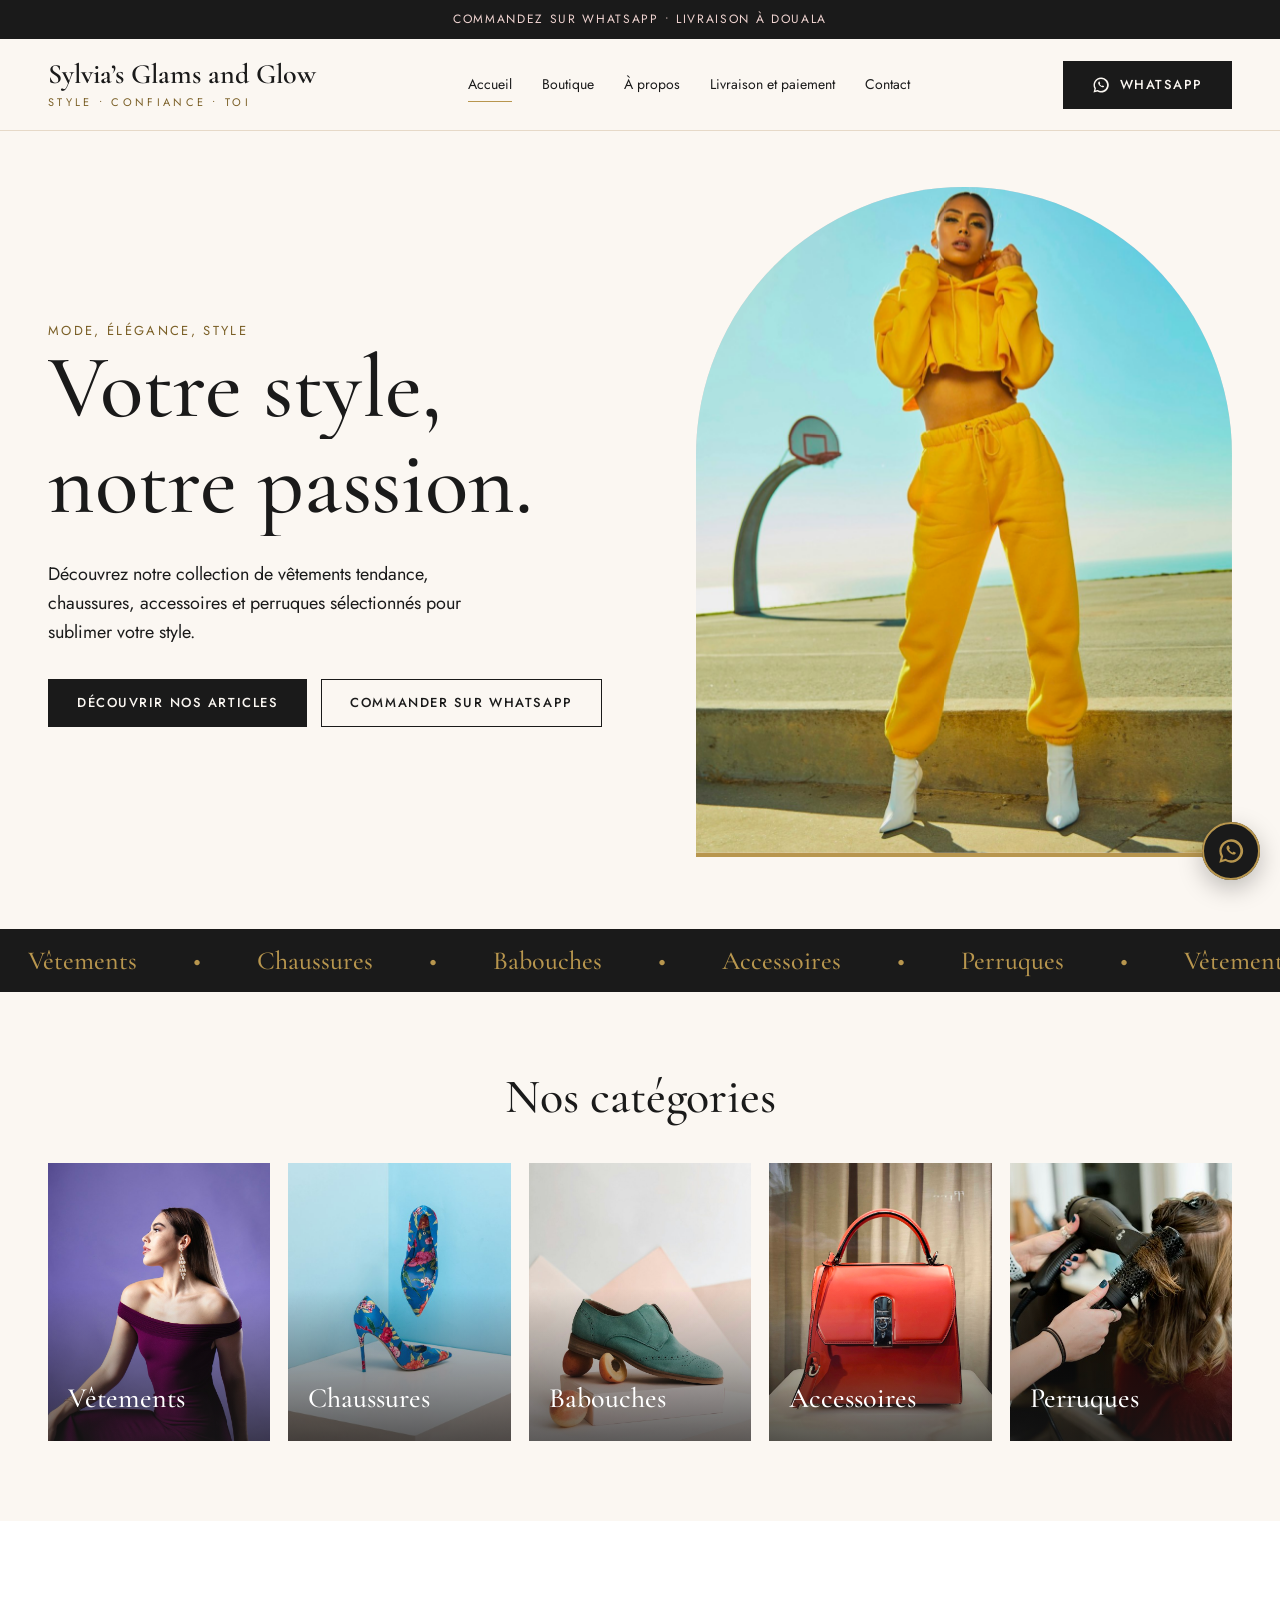
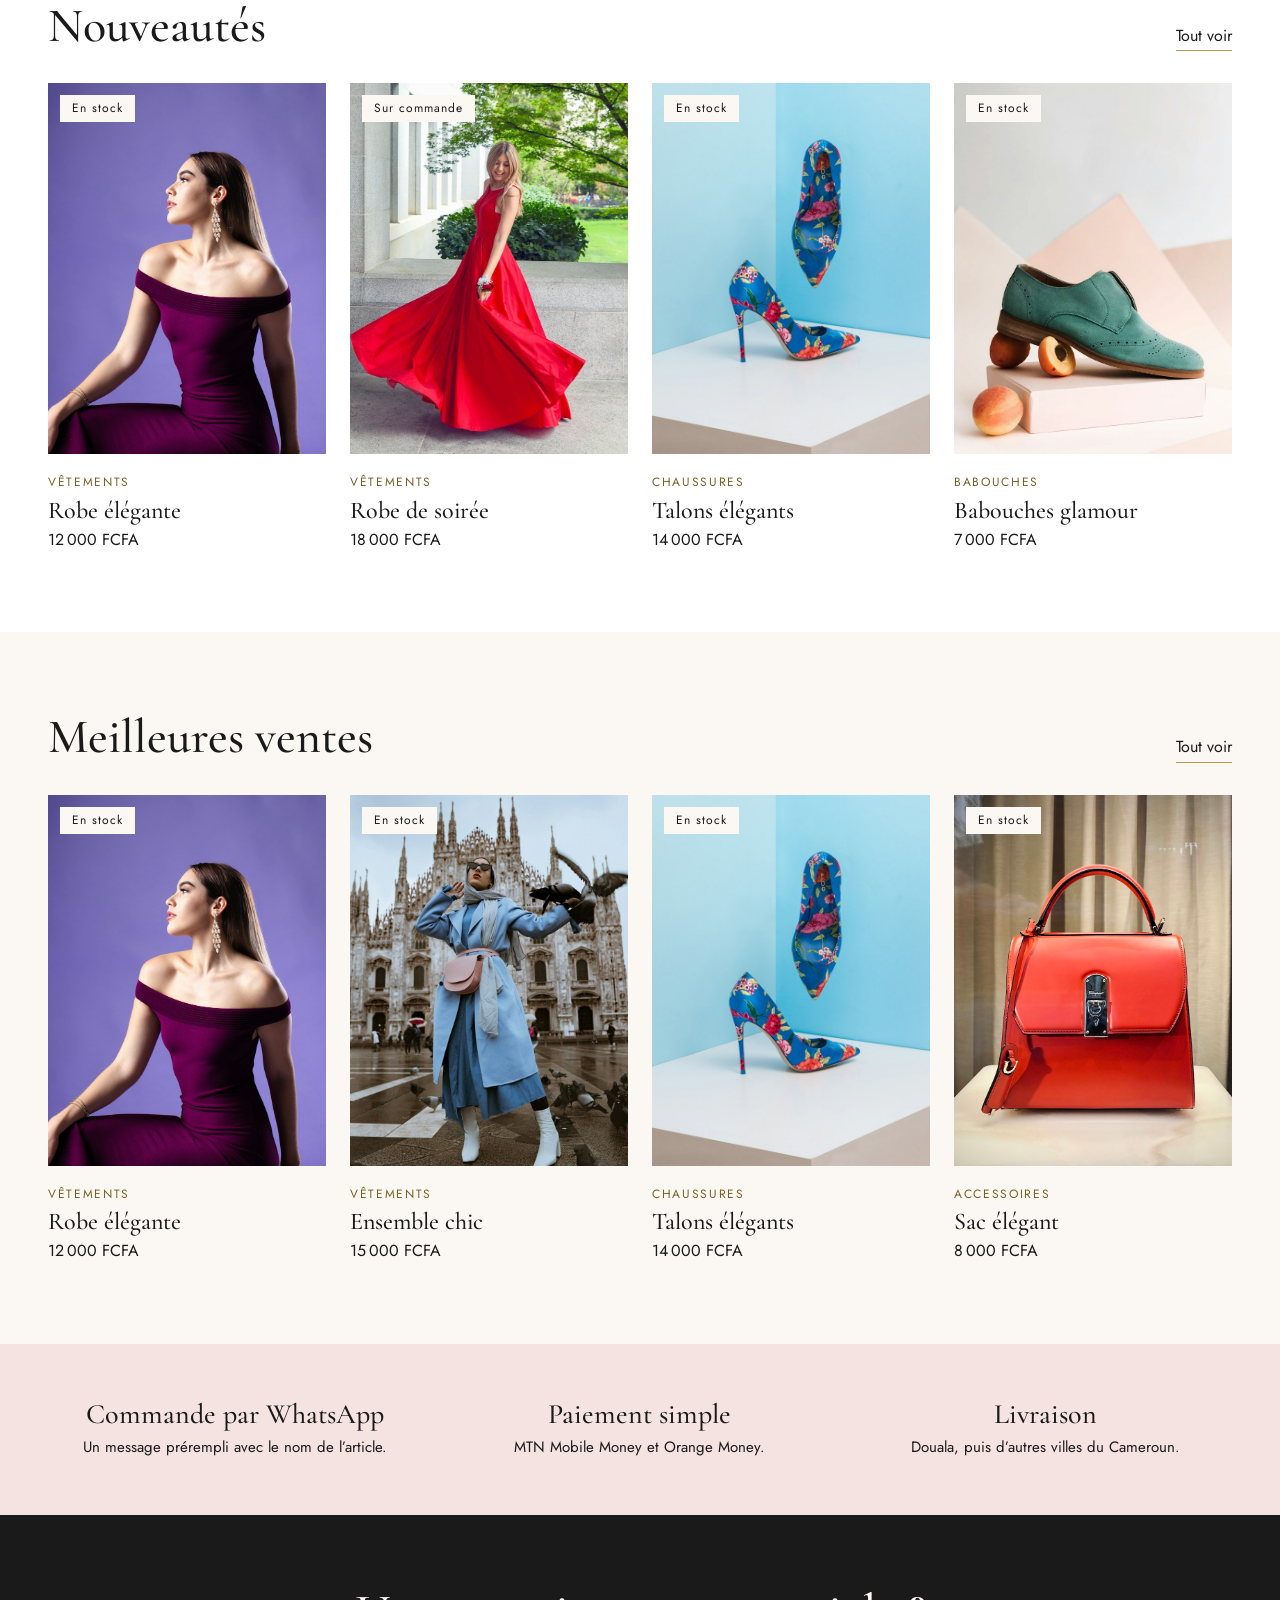
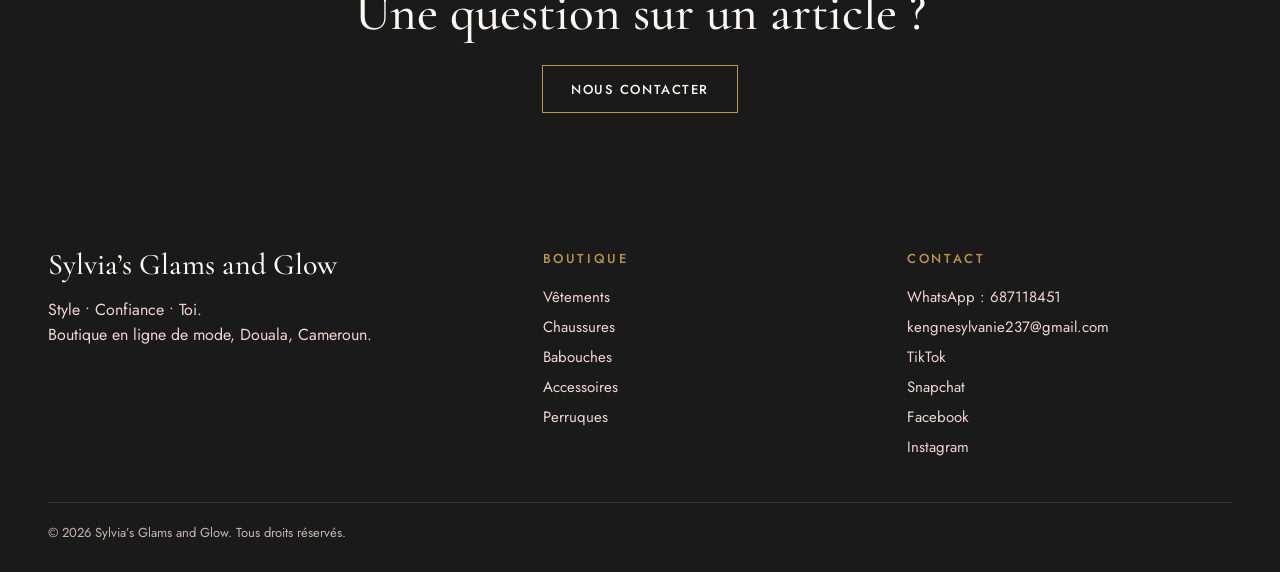
<file: index.html>
<!doctype html>
<html lang="fr">
<head>
<meta charset="utf-8">
<meta name="viewport" content="width=device-width,initial-scale=1">
<title>Accueil | Sylvia’s Glams and Glow</title>
<meta name="description" content="Sylvia’s Glams and Glow : vêtements, chaussures, babouches, accessoires et perruques. Douala, Cameroun. Commandez sur WhatsApp.">
<link rel="preconnect" href="https://fonts.googleapis.com"><link rel="preconnect" href="https://fonts.gstatic.com" crossorigin>
<link href="https://fonts.googleapis.com/css2?family=Cormorant+Garamond:wght@500;600&family=Jost:wght@400;500&display=swap" rel="stylesheet">
<link rel="stylesheet" href="css/style.css">
<script>document.documentElement.classList.add('js')</script>
</head>
<body data-page="home">
<div id="site-header"></div>
<main>
<section class="wrap hero">
<div><span class="eyebrow">Mode, élégance, style</span>
<h1><span class="ln"><span>Votre style,</span></span><span class="ln"><span>notre passion.</span></span></h1>
<p>Découvrez notre collection de vêtements tendance, chaussures, accessoires et perruques sélectionnés pour sublimer votre style.</p>
<div class="acts"><a class="btn dk" href="boutique.html">Découvrir nos articles</a><a class="btn" href="https://wa.me/237687118451?text=Bonjour%2C%20je%20souhaite%20commander." target="_blank" rel="noopener">Commander sur WhatsApp</a></div></div>
<div class="arch"><img src="images/home/hero.png" alt="Tenue tendance portée par un mannequin" fetchpriority="high"></div>
</section>
<div class="mq" aria-hidden="true"><div><span>Vêtements</span><span>•</span><span>Chaussures</span><span>•</span><span>Babouches</span><span>•</span><span>Accessoires</span><span>•</span><span>Perruques</span><span>•</span><span>Vêtements</span><span>•</span><span>Chaussures</span><span>•</span><span>Babouches</span><span>•</span><span>Accessoires</span><span>•</span><span>Perruques</span><span>•</span></div></div>
<section class="sec wrap"><h2 class="sh" data-r>Nos catégories</h2><div id="cats" class="cats"></div></section>
<section class="sec alt"><div class="wrap"><div class="shrow"><h2>Nouveautés</h2><a class="ul" href="boutique.html">Tout voir</a></div><div id="new" class="grid"></div></div></section>
<section class="sec wrap"><div class="shrow"><h2>Meilleures ventes</h2><a class="ul" href="boutique.html">Tout voir</a></div><div id="best" class="grid"></div></section>
<section class="re"><div class="wrap"><div data-r><h3>Commande par WhatsApp</h3><p>Un message prérempli avec le nom de l’article.</p></div><div data-r><h3>Paiement simple</h3><p>MTN Mobile Money et Orange Money.</p></div><div data-r><h3>Livraison</h3><p>Douala, puis d’autres villes du Cameroun.</p></div></div></section>
<section class="cta"><h2 data-r>Une question sur un article ?</h2><a class="btn" href="contact.html">Nous contacter</a></section>
</main>
<div id="site-footer"></div>
<script src="js/data.js"></script>
<script src="js/main.js"></script>
</body>
</html>
</file>
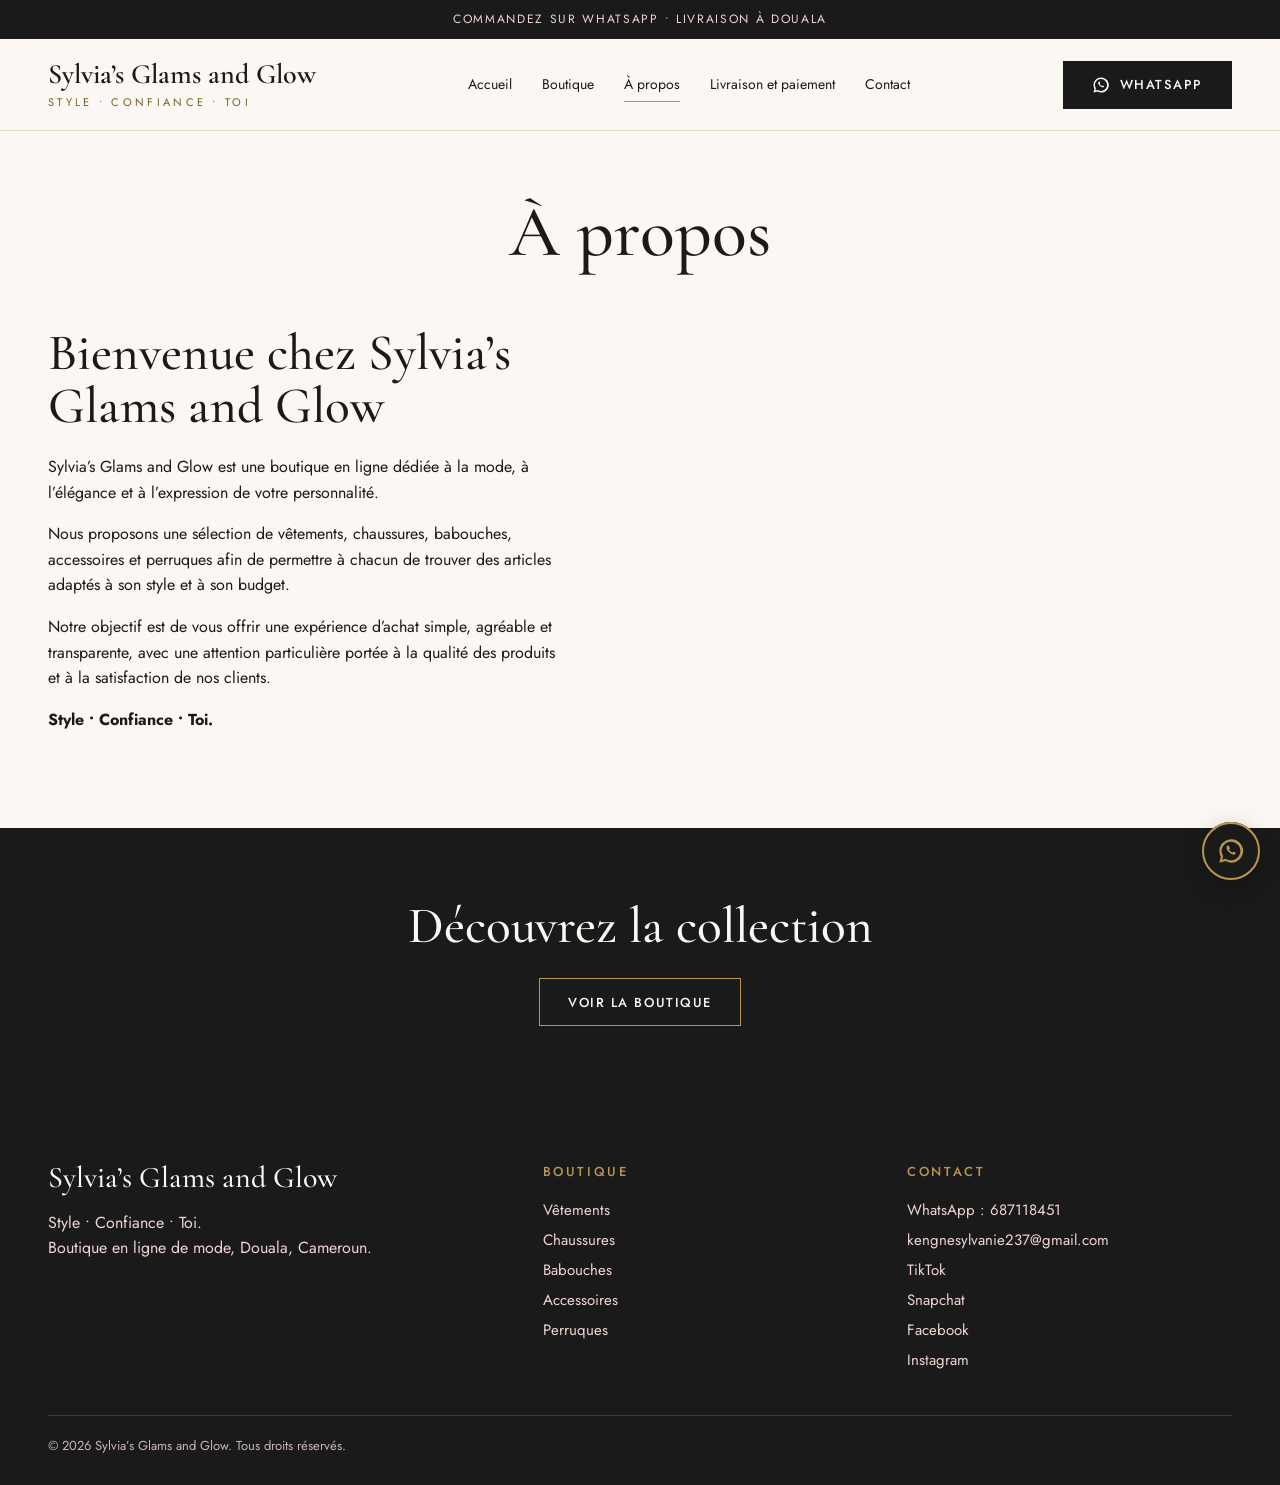
<file: a-propos.html>
<!doctype html>
<html lang="fr">
<head>
<meta charset="utf-8">
<meta name="viewport" content="width=device-width,initial-scale=1">
<title>À propos | Sylvia’s Glams and Glow</title>
<meta name="description" content="Sylvia’s Glams and Glow : vêtements, chaussures, babouches, accessoires et perruques. Douala, Cameroun. Commandez sur WhatsApp.">
<link rel="preconnect" href="https://fonts.googleapis.com"><link rel="preconnect" href="https://fonts.gstatic.com" crossorigin>
<link href="https://fonts.googleapis.com/css2?family=Cormorant+Garamond:wght@500;600&family=Jost:wght@400;500&display=swap" rel="stylesheet">
<link rel="stylesheet" href="css/style.css">
<script>document.documentElement.classList.add('js')</script>
</head>
<body data-page="about">
<div id="site-header"></div>
<main>
<section class="ph1"><h1>À propos</h1></section>
<section class="wrap sec" style="padding-top:24px"><div class="two"><div data-r><h2>Bienvenue chez Sylvia’s Glams and Glow</h2>
<p>Sylvia’s Glams and Glow est une boutique en ligne dédiée à la mode, à l’élégance et à l’expression de votre personnalité.</p>
<p>Nous proposons une sélection de vêtements, chaussures, babouches, accessoires et perruques afin de permettre à chacun de trouver des articles adaptés à son style et à son budget.</p>
<p>Notre objectif est de vous offrir une expérience d’achat simple, agréable et transparente, avec une attention particulière portée à la qualité des produits et à la satisfaction de nos clients.</p>
<p><strong>Style • Confiance • Toi.</strong></p></div>
<div data-r><script>document.write('<img src="'+STORE+'" alt="Boutique de mode" loading="lazy">')</script></div></div></section>
<section class="cta"><h2>Découvrez la collection</h2><a class="btn" href="boutique.html">Voir la boutique</a></section>
</main>
<div id="site-footer"></div>
<script src="js/data.js"></script>
<script src="js/main.js"></script>
</body>
</html>
</file>
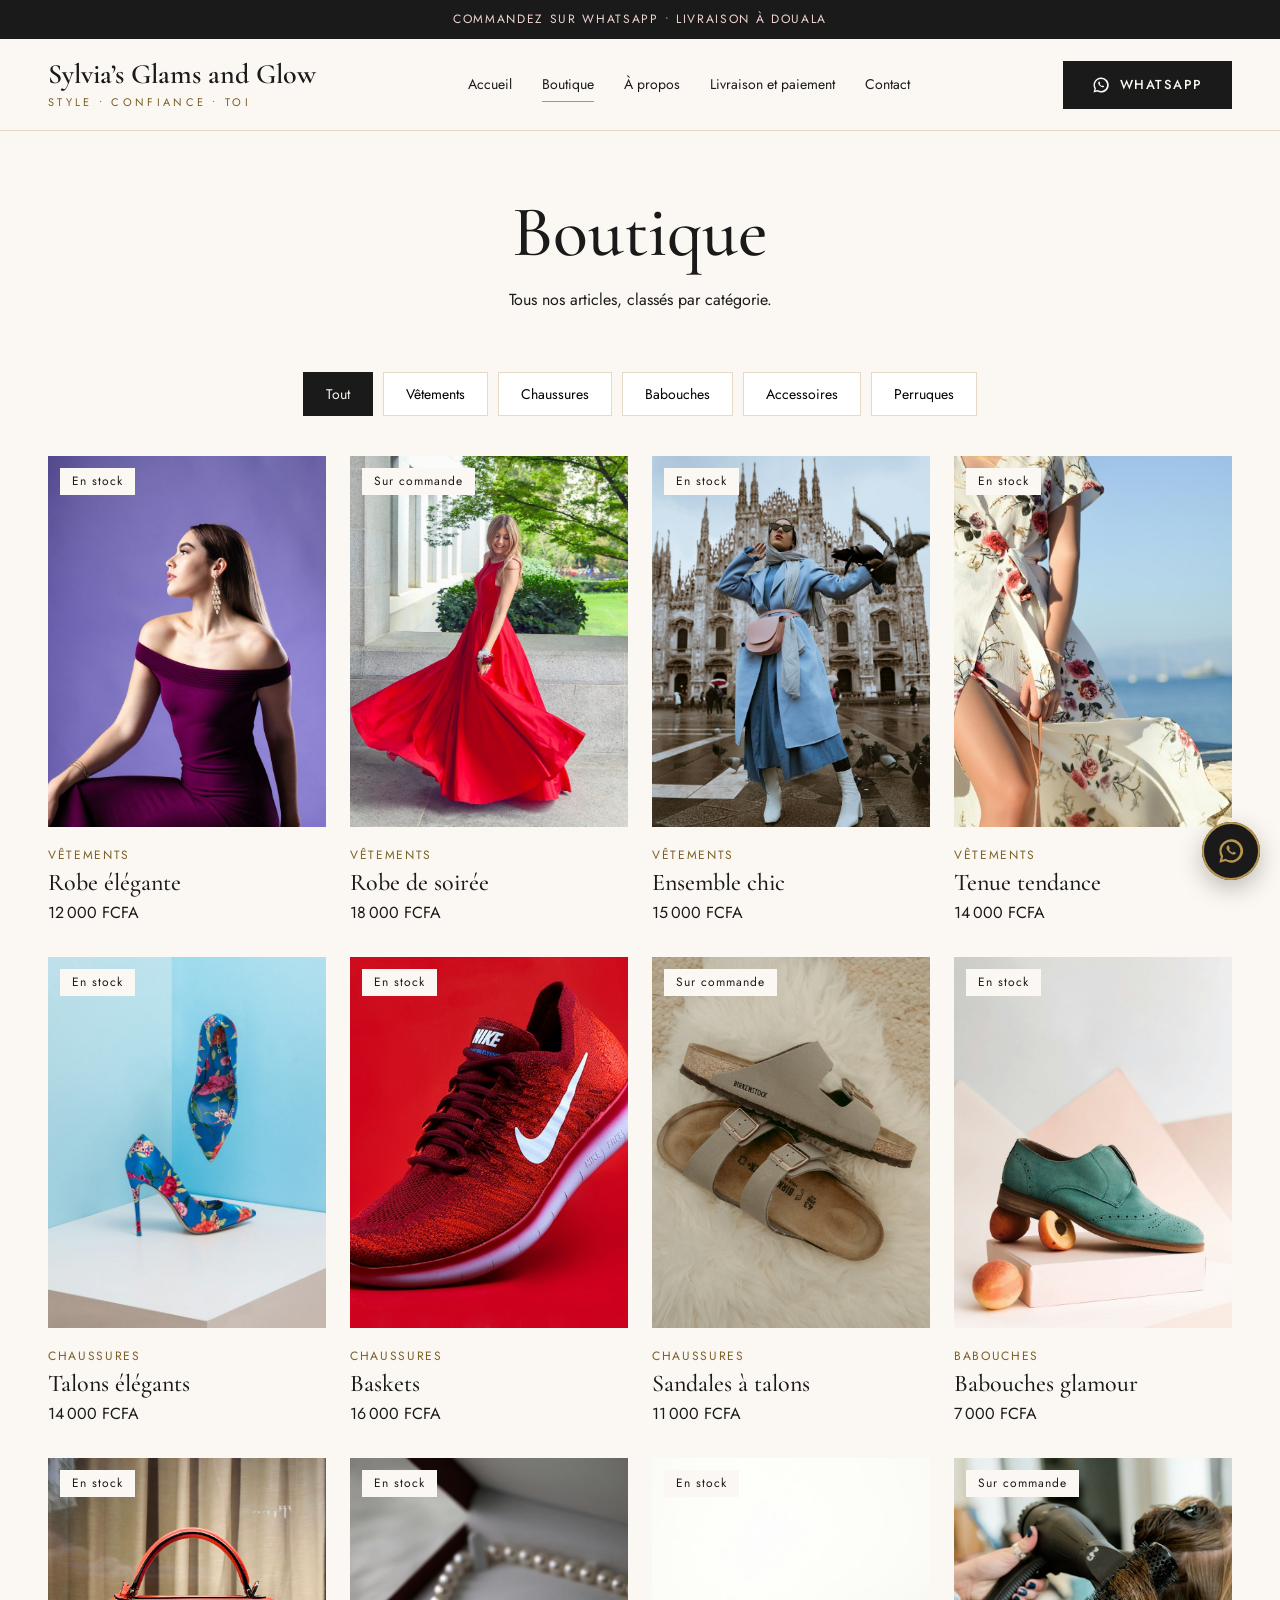
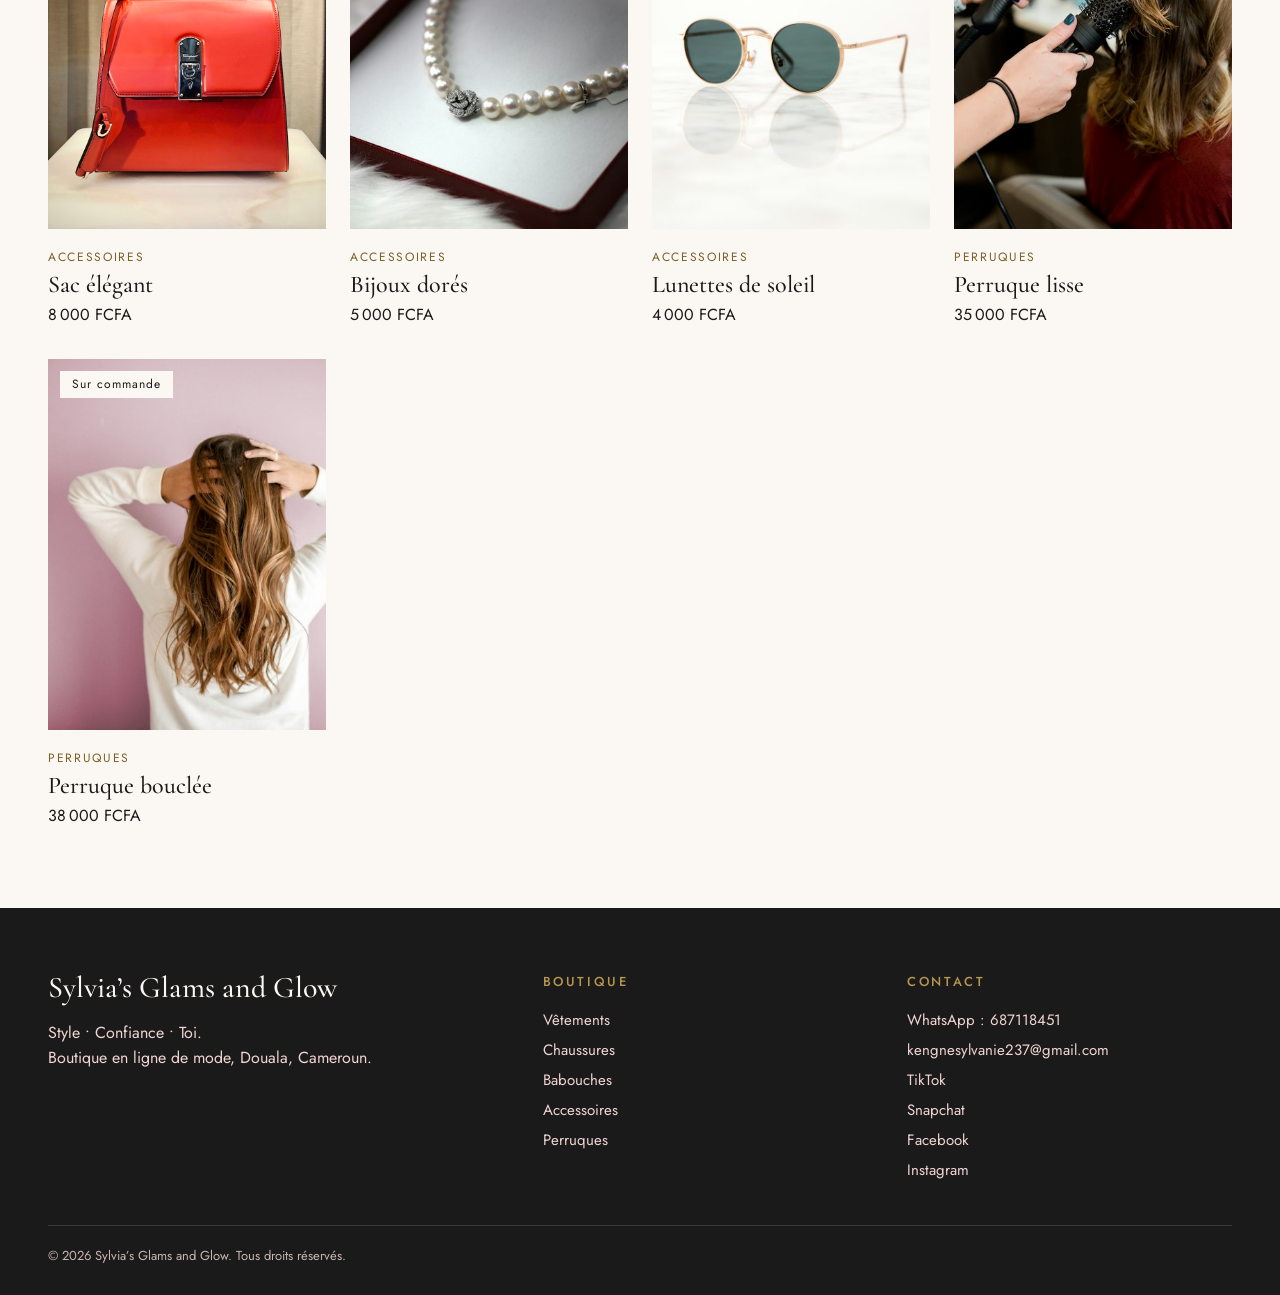
<file: boutique.html>
<!doctype html>
<html lang="fr">
<head>
<meta charset="utf-8">
<meta name="viewport" content="width=device-width,initial-scale=1">
<title>Boutique | Sylvia’s Glams and Glow</title>
<meta name="description" content="Sylvia’s Glams and Glow : vêtements, chaussures, babouches, accessoires et perruques. Douala, Cameroun. Commandez sur WhatsApp.">
<link rel="preconnect" href="https://fonts.googleapis.com"><link rel="preconnect" href="https://fonts.gstatic.com" crossorigin>
<link href="https://fonts.googleapis.com/css2?family=Cormorant+Garamond:wght@500;600&family=Jost:wght@400;500&display=swap" rel="stylesheet">
<link rel="stylesheet" href="css/style.css">
<script>document.documentElement.classList.add('js')</script>
</head>
<body data-page="shop">
<div id="site-header"></div>
<main>
<section class="ph1"><h1>Boutique</h1><p>Tous nos articles, classés par catégorie.</p></section>
<section class="wrap" style="padding-bottom:80px"><div id="chips" class="chips"></div><div id="grid" class="grid"></div></section>
</main>
<div id="site-footer"></div>
<script src="js/data.js"></script>
<script src="js/main.js"></script>
</body>
</html>
</file>
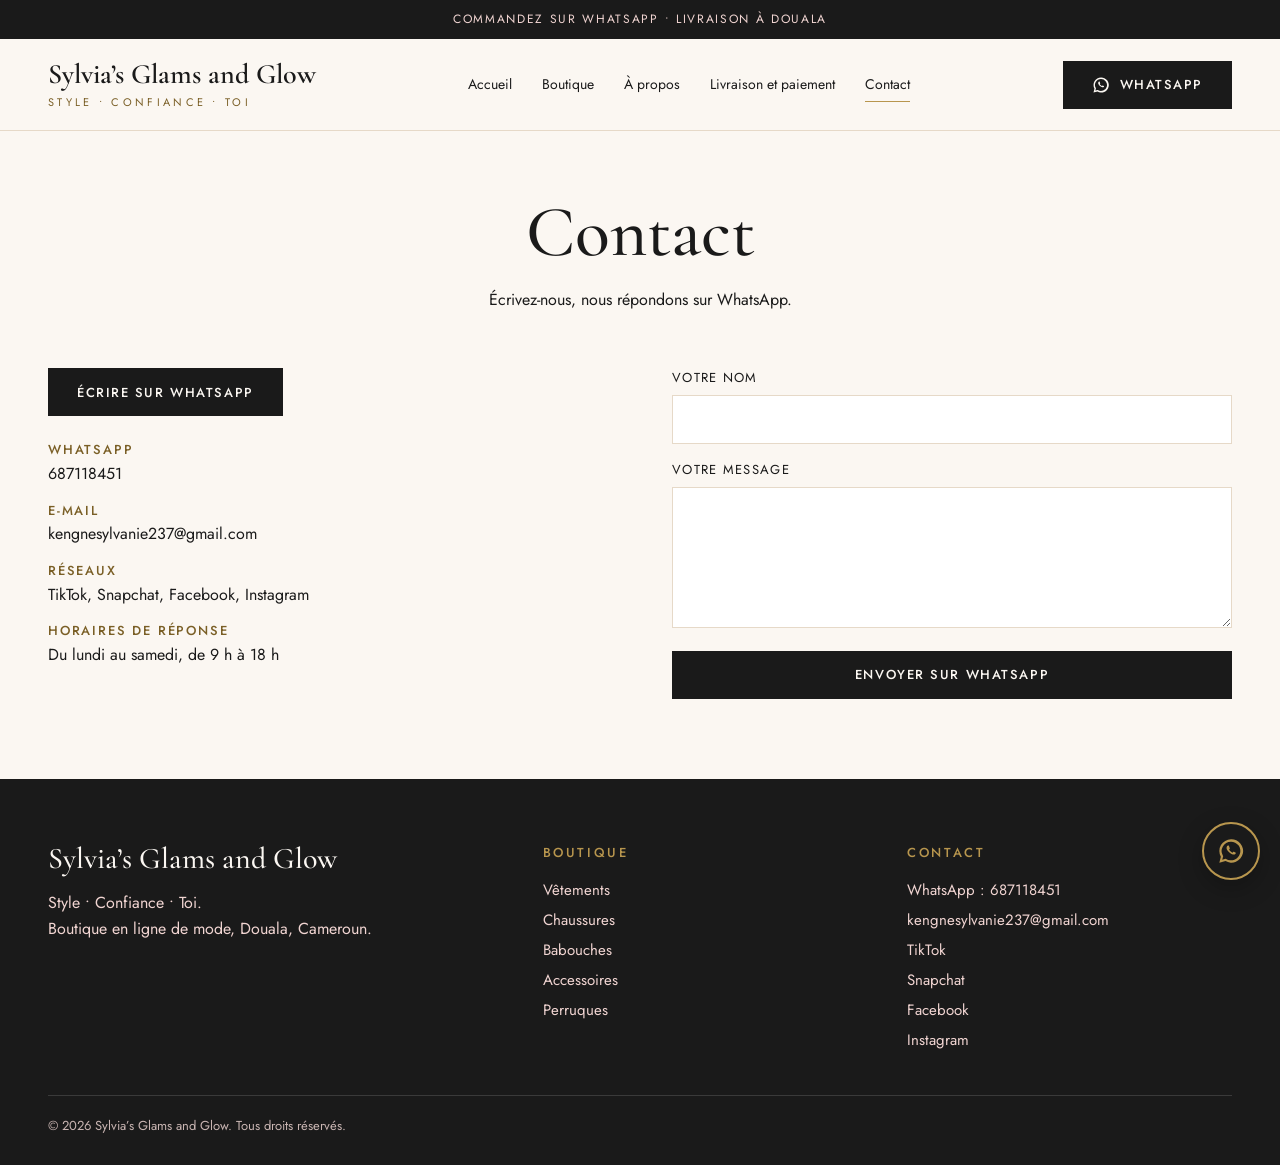
<file: contact.html>
<!doctype html>
<html lang="fr">
<head>
<meta charset="utf-8">
<meta name="viewport" content="width=device-width,initial-scale=1">
<title>Contact | Sylvia’s Glams and Glow</title>
<meta name="description" content="Sylvia’s Glams and Glow : vêtements, chaussures, babouches, accessoires et perruques. Douala, Cameroun. Commandez sur WhatsApp.">
<link rel="preconnect" href="https://fonts.googleapis.com"><link rel="preconnect" href="https://fonts.gstatic.com" crossorigin>
<link href="https://fonts.googleapis.com/css2?family=Cormorant+Garamond:wght@500;600&family=Jost:wght@400;500&display=swap" rel="stylesheet">
<link rel="stylesheet" href="css/style.css">
<script>document.documentElement.classList.add('js')</script>
</head>
<body data-page="contact">
<div id="site-header"></div>
<main>
<section class="ph1"><h1>Contact</h1><p>Écrivez-nous, nous répondons sur WhatsApp.</p></section>
<section class="wrap sec" style="padding-top:24px"><div class="two" style="align-items:start">
<div data-r><a class="btn dk" href="https://wa.me/237687118451?text=Bonjour%2C%20je%20souhaite%20des%20informations." target="_blank" rel="noopener">Écrire sur WhatsApp</a>
<ul class="cl"><li><b>WhatsApp</b>687118451</li><li><b>E-mail</b>kengnesylvanie237@gmail.com</li><li><b>Réseaux</b>TikTok, Snapchat, Facebook, Instagram</li><li><b>Horaires de réponse</b>Du lundi au samedi, de 9 h à 18 h</li></ul></div>
<form id="cform" class="form" data-r><label>Votre nom<input name="n" required autocomplete="name"></label><label>Votre message<textarea name="m" rows="5" required></textarea></label><button class="btn dk" type="submit">Envoyer sur WhatsApp</button></form>
</div></section>
</main>
<div id="site-footer"></div>
<script src="js/data.js"></script>
<script src="js/main.js"></script>
</body>
</html>
</file>
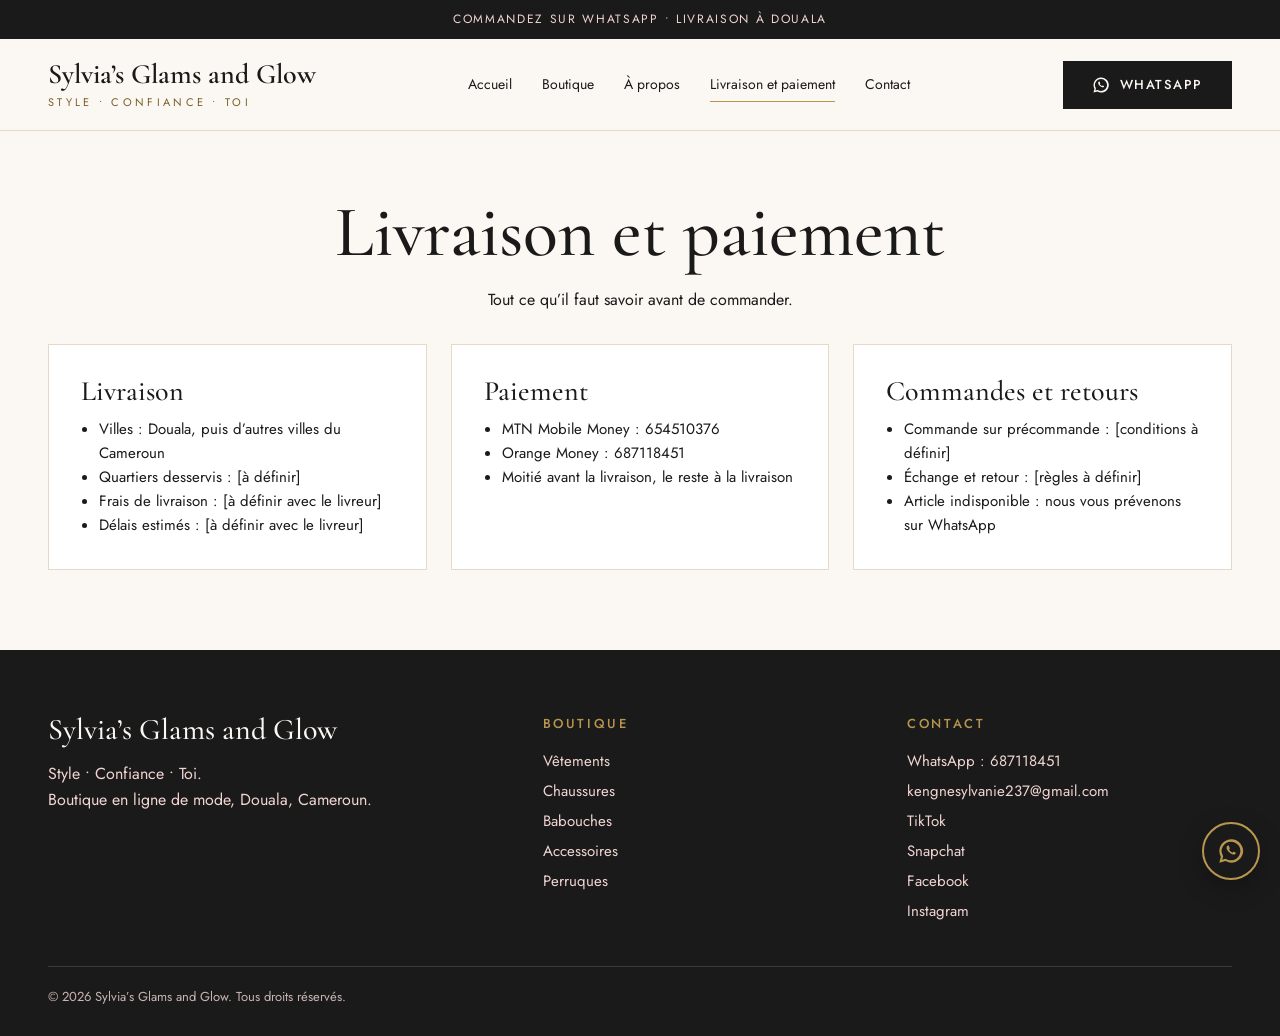
<file: livraison-paiement.html>
<!doctype html>
<html lang="fr">
<head>
<meta charset="utf-8">
<meta name="viewport" content="width=device-width,initial-scale=1">
<title>Livraison et paiement | Sylvia’s Glams and Glow</title>
<meta name="description" content="Sylvia’s Glams and Glow : vêtements, chaussures, babouches, accessoires et perruques. Douala, Cameroun. Commandez sur WhatsApp.">
<link rel="preconnect" href="https://fonts.googleapis.com"><link rel="preconnect" href="https://fonts.gstatic.com" crossorigin>
<link href="https://fonts.googleapis.com/css2?family=Cormorant+Garamond:wght@500;600&family=Jost:wght@400;500&display=swap" rel="stylesheet">
<link rel="stylesheet" href="css/style.css">
<script>document.documentElement.classList.add('js')</script>
</head>
<body data-page="ship">
<div id="site-header"></div>
<main>
<section class="ph1"><h1>Livraison et paiement</h1><p>Tout ce qu’il faut savoir avant de commander.</p></section>
<section class="wrap" style="padding-bottom:80px"><div class="boxes">
<div class="box" data-r><h3>Livraison</h3><ul><li>Villes : Douala, puis d’autres villes du Cameroun</li><li>Quartiers desservis : [à définir]</li><li>Frais de livraison : [à définir avec le livreur]</li><li>Délais estimés : [à définir avec le livreur]</li></ul></div>
<div class="box" data-r><h3>Paiement</h3><ul><li>MTN Mobile Money : <span id="mtn"></span></li><li>Orange Money : <span id="om"></span></li><li>Moitié avant la livraison, le reste à la livraison</li></ul></div>
<div class="box" data-r><h3>Commandes et retours</h3><ul><li>Commande sur précommande : [conditions à définir]</li><li>Échange et retour : [règles à définir]</li><li>Article indisponible : nous vous prévenons sur WhatsApp</li></ul></div>
</div></section>
</main>
<div id="site-footer"></div>
<script src="js/data.js"></script>
<script src="js/main.js"></script>
</body>
</html>
</file>
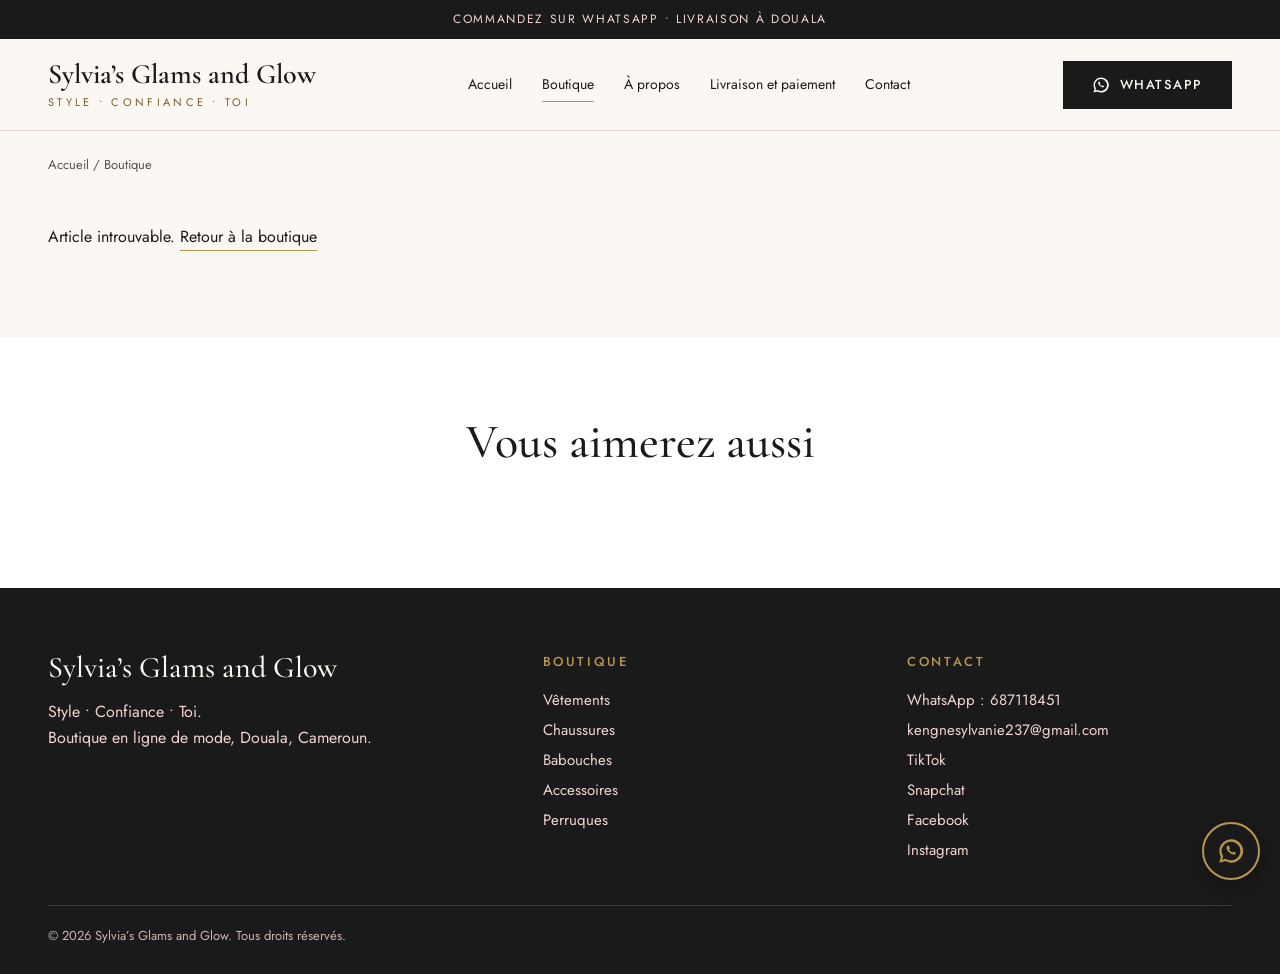
<file: produit.html>
<!doctype html>
<html lang="fr">
<head>
<meta charset="utf-8">
<meta name="viewport" content="width=device-width,initial-scale=1">
<title>Article | Sylvia’s Glams and Glow</title>
<meta name="description" content="Sylvia’s Glams and Glow : vêtements, chaussures, babouches, accessoires et perruques. Douala, Cameroun. Commandez sur WhatsApp.">
<link rel="preconnect" href="https://fonts.googleapis.com"><link rel="preconnect" href="https://fonts.gstatic.com" crossorigin>
<link href="https://fonts.googleapis.com/css2?family=Cormorant+Garamond:wght@500;600&family=Jost:wght@400;500&display=swap" rel="stylesheet">
<link rel="stylesheet" href="css/style.css">
<script>document.documentElement.classList.add('js')</script>
</head>
<body data-page="shop">
<div id="site-header"></div>
<main>
<div class="wrap"><div class="crumb"><a href="index.html">Accueil</a> / <a href="boutique.html">Boutique</a></div>
<div id="product" class="pd"></div></div>
<section class="sec alt"><div class="wrap"><h2 class="sh">Vous aimerez aussi</h2><div id="related" class="grid"></div></div></section>
</main>
<div id="site-footer"></div>
<script src="js/data.js"></script>
<script src="js/main.js"></script>
</body>
</html>
</file>
<file: css/style.css>
:root{--rose:#F1D5D2;--rose2:#F4E3E0;--blk:#1A1A1A;--cream:#FBF7F2;--gold:#B8964E;--gold-d:#7A5F26;--line:#E6D9C8;--serif:'Cormorant Garamond',serif}
*{box-sizing:border-box}
html{scroll-behavior:smooth}
body{margin:0;font:400 16px/1.6 'Jost',sans-serif;color:var(--blk);background:var(--cream);-webkit-font-smoothing:antialiased}
img{display:block;max-width:100%}
h1,h2,h3{font-family:var(--serif);font-weight:500;line-height:1.05;margin:0}
a{color:inherit;text-decoration:none}
:focus-visible{outline:2px solid var(--gold-d);outline-offset:3px}
.wrap{max-width:1280px;margin:0 auto;padding:0 48px}
.sec{padding:80px 0}.alt{background:#fff}
.sec.wrap{padding-left:48px;padding-right:48px}
.sh{font-size:clamp(34px,4vw,48px);text-align:center;margin-bottom:40px}
.shrow{display:flex;justify-content:space-between;align-items:baseline;margin-bottom:32px}
.shrow h2{font-size:clamp(34px,4vw,48px)}
.ul{border-bottom:1px solid var(--gold);padding-bottom:2px;transition:color .3s}.ul:hover{color:var(--gold-d)}
.eyebrow{font-size:13px;letter-spacing:.18em;text-transform:uppercase;color:var(--gold-d)}
/* buttons */
.btn{position:relative;overflow:hidden;z-index:0;display:inline-flex;align-items:center;justify-content:center;gap:10px;min-height:48px;padding:0 28px;border:1px solid var(--blk);background:transparent;color:var(--blk);font:500 13px 'Jost',sans-serif;letter-spacing:.12em;text-transform:uppercase;cursor:pointer;transition:color .35s,border-color .35s}
.btn::before{content:"";position:absolute;inset:0;background:var(--gold);transform:translateY(101%);transition:transform .4s cubic-bezier(.2,.7,.2,1);z-index:-1}
.btn:hover::before{transform:none}.btn:hover{color:var(--blk);border-color:var(--gold)}
.dk{background:var(--blk);color:var(--cream)}
.btn svg{width:18px;height:18px;fill:currentColor}
/* header */
.bar{background:var(--blk);color:var(--rose);text-align:center;font-size:12px;letter-spacing:.14em;text-transform:uppercase;padding:10px 16px}
.hd{position:sticky;top:0;z-index:50;background:rgba(251,247,242,.92);backdrop-filter:blur(10px);border-bottom:1px solid var(--line);transition:box-shadow .3s}
.hd.sc{box-shadow:0 6px 24px rgba(0,0,0,.07)}
.hdin{display:flex;align-items:center;justify-content:space-between;gap:24px;padding-top:20px;padding-bottom:20px;transition:padding .3s}
.hd.sc .hdin{padding-top:12px;padding-bottom:12px}
.logo b{display:block;margin-bottom:4px;font:600 28px/1.12 var(--serif)}
.logo small{display:block;font-size:11px;line-height:1.4;letter-spacing:.3em;text-transform:uppercase;color:var(--gold-d)}
.nav{display:flex;gap:30px;font-size:14px}
.nav a{position:relative;padding:6px 0}
.nav a::after{content:"";position:absolute;left:0;bottom:0;height:1px;width:100%;background:var(--gold);transform:scaleX(0);transform-origin:right;transition:transform .35s}
.nav a:hover::after,.nav a[aria-current]::after{transform:scaleX(1);transform-origin:left}
.burger{display:none;width:44px;height:44px;border:0;background:none;cursor:pointer;position:relative}
.burger span{position:absolute;left:10px;right:10px;height:2px;background:var(--blk);transition:transform .3s,top .3s}
.burger span:first-child{top:16px}.burger span:last-child{top:26px}
.burger[aria-expanded=true] span:first-child{top:21px;transform:rotate(45deg)}
.burger[aria-expanded=true] span:last-child{top:21px;transform:rotate(-45deg)}
/* hero */
.hero{display:grid;grid-template-columns:1.05fr .95fr;gap:56px;align-items:center;padding-top:56px;padding-bottom:72px}
.hero h1{font-size:clamp(48px,7vw,92px);line-height:1}
.ln{display:block;overflow:hidden;padding-bottom:.08em}
.ln>span{display:block;animation:rise 1s cubic-bezier(.2,.7,.2,1) both}
.ln:nth-child(2)>span{animation-delay:.12s}
.hero p{font-size:18px;max-width:460px;margin:24px 0 32px;animation:fade 1s .45s both}
.hero .acts{display:flex;flex-wrap:wrap;gap:14px;animation:fade 1s .6s both}
.hero .eyebrow{animation:fade 1s both}
.arch{border-radius:300px 300px 0 0;overflow:hidden;aspect-ratio:4/5;background:var(--rose);border-bottom:4px solid var(--gold);animation:arch 1.3s cubic-bezier(.7,0,.2,1) .1s both}
.arch img{width:100%;height:100%;object-fit:cover;animation:zoomout 2s .1s both}
@keyframes rise{from{transform:translateY(105%)}}
@keyframes fade{from{opacity:0;transform:translateY(14px)}}
@keyframes arch{from{clip-path:inset(100% 0 0 0)}to{clip-path:inset(0)}}
@keyframes zoomout{from{transform:scale(1.25)}}
/* marquee */
.mq{background:var(--blk);color:var(--gold);overflow:hidden;white-space:nowrap;padding:16px 0}
.mq div{display:inline-block;animation:mq 28s linear infinite;font:500 26px var(--serif)}
.mq:hover div{animation-play-state:paused}
.mq span{margin:0 28px}
@keyframes mq{to{transform:translateX(-50%)}}
/* reveal */
.js [data-r]{opacity:0;transform:translateY(24px);transition:opacity .8s,transform .8s cubic-bezier(.2,.7,.2,1);transition-delay:var(--d,0s)}
.js [data-r].in{opacity:1;transform:none}
/* categories */
.cats{display:grid;grid-template-columns:repeat(5,1fr);gap:18px}
.cat{position:relative;aspect-ratio:4/5;overflow:hidden;background:var(--rose);display:block}
.cat img{width:100%;height:100%;object-fit:cover;transition:transform .9s cubic-bezier(.2,.7,.2,1)}
.cat::after{content:"";position:absolute;inset:0;background:linear-gradient(transparent 45%,rgba(26,26,26,.7))}
.cat h3{position:absolute;z-index:2;left:20px;bottom:20px;color:#fff;font-size:28px}
.cat h3::after{content:"";display:block;height:1px;width:0;background:var(--gold);margin-top:6px;transition:width .5s}
.cat:hover img{transform:scale(1.08)}.cat:hover h3::after{width:100%}
/* product cards */
.grid{display:grid;grid-template-columns:repeat(4,1fr);gap:32px 24px}
.card{display:block}
.ph{position:relative;aspect-ratio:3/4;overflow:hidden;background:var(--rose)}
.ph img{width:100%;height:100%;object-fit:cover;transition:transform .9s cubic-bezier(.2,.7,.2,1)}
.card:hover .ph img{transform:scale(1.07)}
.tag{position:absolute;top:12px;left:12px;background:var(--cream);font-size:12px;letter-spacing:.08em;padding:4px 12px}
.quick{position:absolute;left:0;right:0;bottom:0;background:var(--blk);color:var(--cream);text-align:center;font-size:13px;letter-spacing:.12em;text-transform:uppercase;padding:14px;transform:translateY(101%);transition:transform .4s cubic-bezier(.2,.7,.2,1)}
.card:hover .quick,.card:focus-visible .quick{transform:none}
.meta{padding-top:14px}.meta small{font-size:12px;letter-spacing:.14em;text-transform:uppercase;color:var(--gold-d)}
.meta h3{font-size:24px;margin:4px 0}
.meta p{margin:0}
.ph.broken img{display:none}.ph.broken::after{content:"Photo à venir";position:absolute;inset:0;display:grid;place-items:center;font-size:12px;letter-spacing:.14em;text-transform:uppercase;color:#6B4A47}
/* reassure + cta */
.re{background:var(--rose2);padding:56px 0}
.re .wrap{display:grid;grid-template-columns:repeat(3,1fr);gap:32px;text-align:center}
.re h3{font-size:28px}.re p{margin:6px 0 0;font-size:15px}
.cta{background:var(--blk);color:var(--cream);text-align:center;padding:72px 24px}
.cta h2{font-size:clamp(34px,4vw,52px);margin-bottom:24px}
.cta .btn{border-color:var(--gold);color:var(--cream)}
/* page head */
.ph1{text-align:center;padding:64px 24px 32px}.ph1 h1{font-size:clamp(44px,6vw,72px)}
.ph1 p{max-width:560px;margin:16px auto 0}
.chips{display:flex;flex-wrap:wrap;justify-content:center;gap:10px;margin:28px 0 40px}
.chip{min-height:44px;padding:0 22px;border:1px solid var(--line);background:#fff;font:400 14px 'Jost',sans-serif;cursor:pointer;transition:all .3s}
.chip:hover{border-color:var(--gold)}
.chip[aria-pressed=true]{background:var(--blk);color:var(--cream);border-color:var(--blk)}
/* product page */
.pd{display:grid;grid-template-columns:1fr 1fr;gap:56px;padding:32px 0 72px}
.crumb{font-size:13px;color:#555;padding-top:24px}.crumb a:hover{color:var(--gold-d)}
.zoom{aspect-ratio:3/4;overflow:hidden;background:var(--rose);cursor:zoom-in}
.zoom img{width:100%;height:100%;object-fit:cover;transition:transform .4s}
.zoom:hover img{transform:scale(1.8)}
.thumbs{display:flex;gap:12px;margin-top:12px}.thumbs button{width:84px;aspect-ratio:1;padding:0;border:1px solid var(--line);cursor:pointer;background:var(--rose)}
.thumbs img{width:100%;height:100%;object-fit:cover}
.pi h1{font-size:clamp(40px,5vw,60px);margin:10px 0}
.price{font-size:26px}
.lab{font-size:13px;letter-spacing:.14em;text-transform:uppercase;margin:24px 0 10px}
.opts{display:flex;flex-wrap:wrap;gap:10px}
.opt{min-width:48px;min-height:44px;padding:0 18px;border:1px solid var(--line);background:#fff;font:400 14px 'Jost',sans-serif;cursor:pointer;transition:all .25s}
.opt:hover{border-color:var(--gold)}.opt[aria-pressed=true]{background:var(--blk);color:var(--cream);border-color:var(--blk)}
.pi .btn{width:100%;max-width:480px;min-height:56px;margin-top:28px}
.note{font-size:13px;color:#555;margin:10px 0 28px}
details{max-width:480px;border-top:1px solid var(--line)}details:last-of-type{border-bottom:1px solid var(--line)}
summary{cursor:pointer;padding:16px 0;font-weight:500;list-style:none;display:flex;justify-content:space-between}
summary::after{content:"+";transition:transform .3s}details[open] summary::after{transform:rotate(45deg)}
details p{margin:0 0 16px;font-size:15px}
/* content pages */
.two{display:grid;grid-template-columns:1fr 1fr;gap:64px;align-items:center}
.two img{width:100%;aspect-ratio:4/5;object-fit:cover;background:var(--rose)}
.two h2{font-size:clamp(34px,4vw,52px);margin-bottom:20px}.two p{max-width:520px}
.boxes{display:grid;grid-template-columns:repeat(3,1fr);gap:24px}
.box{background:#fff;border:1px solid var(--line);padding:32px;transition:transform .4s,border-color .4s}
.box:hover{transform:translateY(-6px);border-color:var(--gold)}
.box h3{font-size:28px;margin-bottom:10px}.box p,.box li{font-size:15px}.box ul{padding-left:18px;margin:0}
.form{display:grid;gap:16px}
.form label{font-size:13px;letter-spacing:.1em;text-transform:uppercase}
.form input,.form textarea{width:100%;min-height:48px;padding:12px 14px;border:1px solid var(--line);background:#fff;font:400 16px 'Jost',sans-serif;margin-top:6px;transition:border-color .3s}
.form input:focus,.form textarea:focus{outline:0;border-color:var(--gold)}
.cl{list-style:none;padding:0;margin:24px 0;display:grid;gap:14px}.cl b{display:block;font-size:13px;letter-spacing:.14em;text-transform:uppercase;color:var(--gold-d);font-weight:500}
/* footer */
.ft{background:var(--blk);color:var(--rose);padding:64px 0 28px}
.ftg{display:grid;grid-template-columns:1.4fr 1fr 1fr;gap:40px}
.ft h3{font-size:30px;color:var(--cream)}.ft h4{margin:0 0 12px;font-size:13px;letter-spacing:.2em;text-transform:uppercase;color:var(--gold);font-weight:500}
.ft a{display:block;padding:3px 0;font-size:15px;transition:color .3s,transform .3s}.ft a:hover{color:var(--gold);transform:translateX(4px)}
.cp{border-top:1px solid #3a3a3a;margin-top:40px;padding-top:20px;font-size:13px;color:#c9b5b2}
/* whatsapp float */
.fab{position:fixed;right:20px;bottom:20px;z-index:60;width:58px;height:58px;border-radius:50%;background:var(--blk);color:var(--gold);display:grid;place-items:center;box-shadow:0 8px 24px rgba(0,0,0,.25);transition:transform .3s}
.fab:hover{transform:scale(1.1)}.fab svg{width:28px;height:28px;fill:currentColor}
.fab::before{content:"";position:absolute;inset:0;border-radius:50%;border:2px solid var(--gold);animation:pulse 2.4s infinite}
@keyframes pulse{from{transform:scale(1);opacity:.8}to{transform:scale(1.6);opacity:0}}
/* responsive */
@media(max-width:1024px){.grid{grid-template-columns:repeat(3,1fr)}.cats{grid-template-columns:repeat(3,1fr)}}
@media(max-width:900px){
.wrap{padding:0 24px}.sec{padding:56px 0}.sec.wrap{padding-left:24px;padding-right:24px}
.burger{display:block}
.nav{display:none;position:absolute;left:0;right:0;top:100%;background:var(--cream);flex-direction:column;gap:0;padding:8px 24px 20px;border-bottom:1px solid var(--line)}
.nav.open{display:flex}.nav a{padding:14px 0;font-size:16px}
.hdwa{display:none}
.hero,.pd,.two{grid-template-columns:1fr;gap:32px}.hero{padding-top:32px}
.boxes,.re .wrap,.ftg{grid-template-columns:1fr}
}
@media(max-width:640px){.grid{grid-template-columns:repeat(2,1fr);gap:24px 14px}.cats{grid-template-columns:repeat(2,1fr)}.logo b{font-size:22px}.meta h3{font-size:20px}}
@media(prefers-reduced-motion:reduce){*,*::before,*::after{animation:none!important;transition:none!important}.js [data-r]{opacity:1;transform:none}}
</file>
